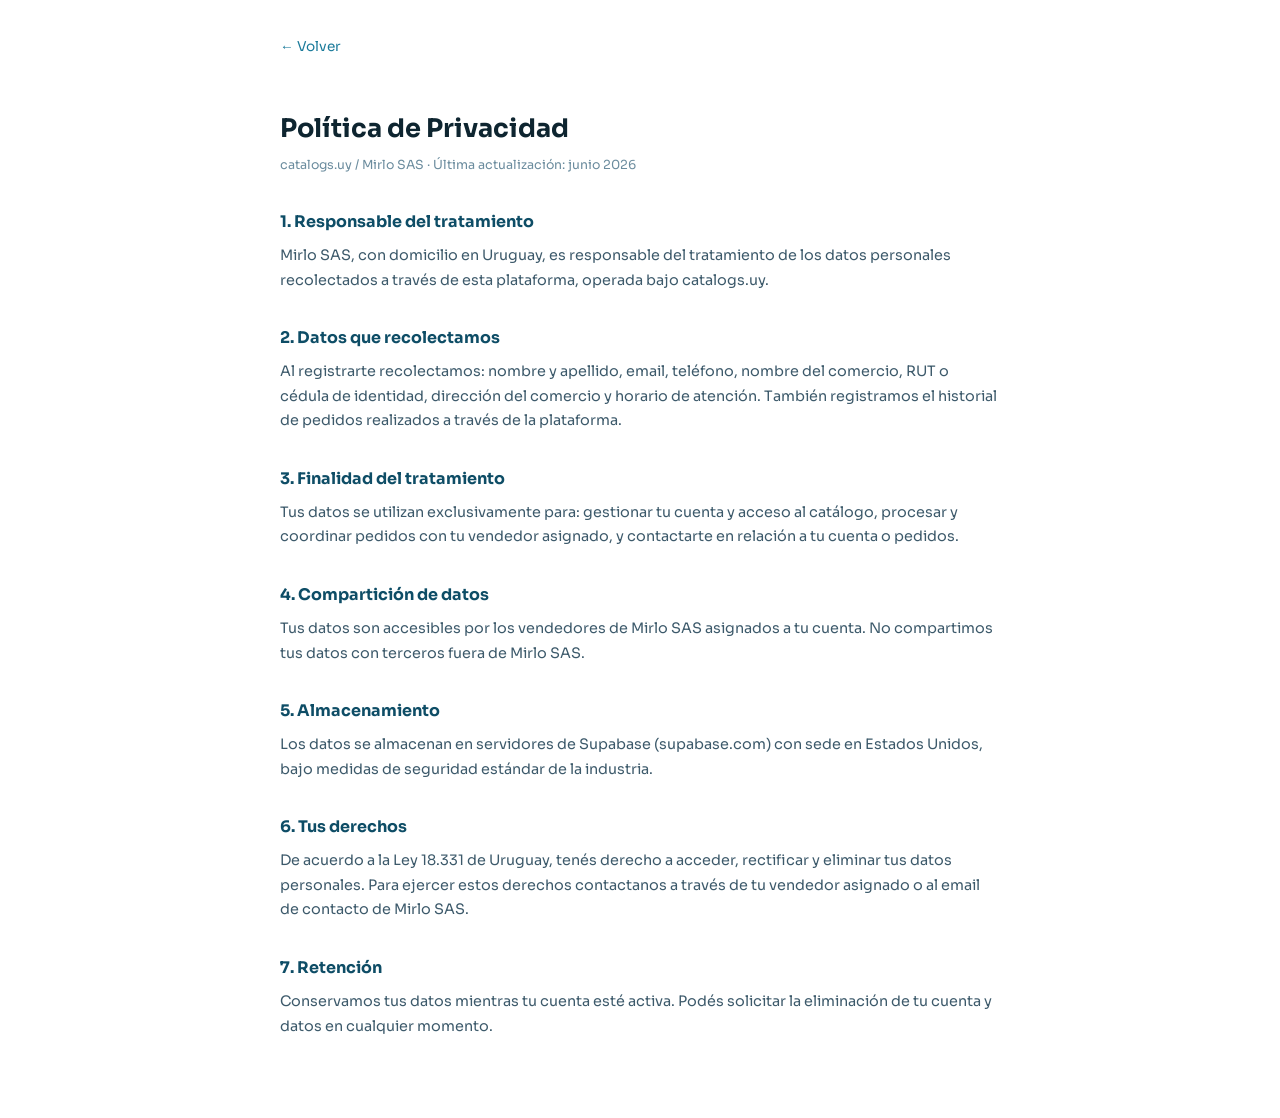
<file: politica-privacidad.html>
<!DOCTYPE html>
<html lang="es">
<head>
<meta charset="UTF-8">
<meta name="viewport" content="width=device-width, initial-scale=1.0">
<title>Política de Privacidad — catalogs.uy</title>
<link href="https://fonts.googleapis.com/css2?family=Sora:wght@300;400;500;600;700&display=swap" rel="stylesheet">
<style>
  body { font-family: 'Sora', sans-serif; max-width: 720px; margin: 0 auto; padding: 2rem 1.5rem 4rem; color: #0e2530; line-height: 1.7; }
  h1 { font-size: 1.6rem; font-weight: 700; margin-bottom: .25rem; }
  h2 { font-size: 1rem; font-weight: 700; margin-top: 2rem; margin-bottom: .5rem; color: #0e4d66; }
  p { margin: 0 0 1rem; font-size: .9rem; color: #3d5a6b; }
  .meta { font-size: .78rem; color: #6b8c9e; margin-bottom: 2rem; }
  .back { display: inline-block; margin-bottom: 2rem; font-size: .85rem; color: #1a7a9a; text-decoration: none; }
  .back:hover { text-decoration: underline; }
</style>
</head>
<body>
  <a class="back" href="javascript:history.back()">← Volver</a>
  <h1>Política de Privacidad</h1>
  <p class="meta">catalogs.uy / Mirlo SAS · Última actualización: junio 2026</p>

  <h2>1. Responsable del tratamiento</h2>
  <p>Mirlo SAS, con domicilio en Uruguay, es responsable del tratamiento de los datos personales recolectados a través de esta plataforma, operada bajo catalogs.uy.</p>

  <h2>2. Datos que recolectamos</h2>
  <p>Al registrarte recolectamos: nombre y apellido, email, teléfono, nombre del comercio, RUT o cédula de identidad, dirección del comercio y horario de atención. También registramos el historial de pedidos realizados a través de la plataforma.</p>

  <h2>3. Finalidad del tratamiento</h2>
  <p>Tus datos se utilizan exclusivamente para: gestionar tu cuenta y acceso al catálogo, procesar y coordinar pedidos con tu vendedor asignado, y contactarte en relación a tu cuenta o pedidos.</p>

  <h2>4. Compartición de datos</h2>
  <p>Tus datos son accesibles por los vendedores de Mirlo SAS asignados a tu cuenta. No compartimos tus datos con terceros fuera de Mirlo SAS.</p>

  <h2>5. Almacenamiento</h2>
  <p>Los datos se almacenan en servidores de Supabase (supabase.com) con sede en Estados Unidos, bajo medidas de seguridad estándar de la industria.</p>

  <h2>6. Tus derechos</h2>
  <p>De acuerdo a la Ley 18.331 de Uruguay, tenés derecho a acceder, rectificar y eliminar tus datos personales. Para ejercer estos derechos contactanos a través de tu vendedor asignado o al email de contacto de Mirlo SAS.</p>

  <h2>7. Retención</h2>
  <p>Conservamos tus datos mientras tu cuenta esté activa. Podés solicitar la eliminación de tu cuenta y datos en cualquier momento.</p>
</body>
</html>
</file>
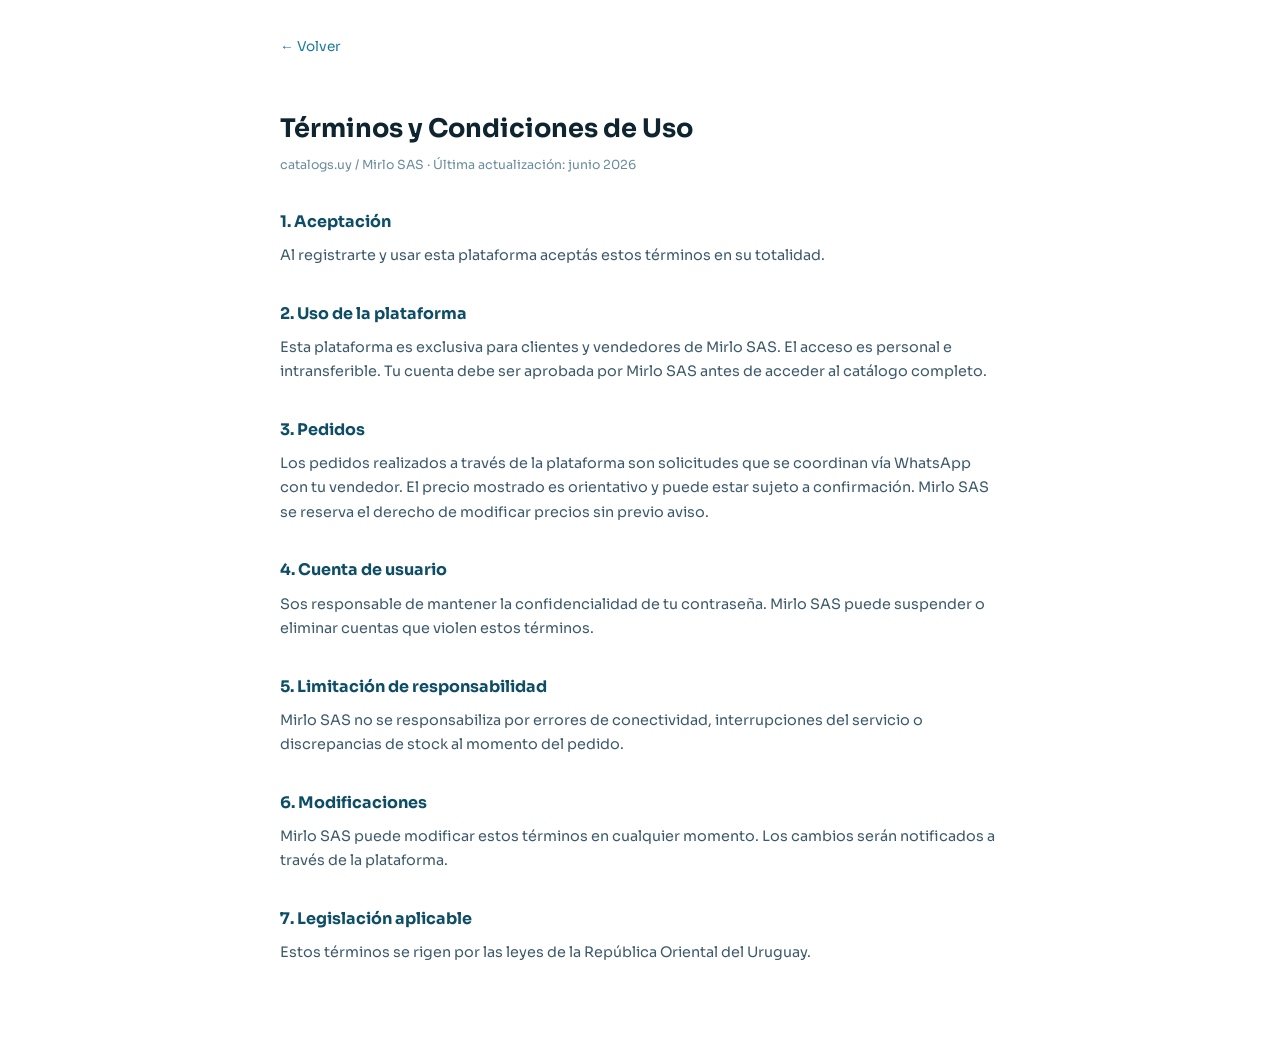
<file: terminos-condiciones.html>
<!DOCTYPE html>
<html lang="es">
<head>
<meta charset="UTF-8">
<meta name="viewport" content="width=device-width, initial-scale=1.0">
<title>Términos y Condiciones — catalogs.uy</title>
<link href="https://fonts.googleapis.com/css2?family=Sora:wght@300;400;500;600;700&display=swap" rel="stylesheet">
<style>
  body { font-family: 'Sora', sans-serif; max-width: 720px; margin: 0 auto; padding: 2rem 1.5rem 4rem; color: #0e2530; line-height: 1.7; }
  h1 { font-size: 1.6rem; font-weight: 700; margin-bottom: .25rem; }
  h2 { font-size: 1rem; font-weight: 700; margin-top: 2rem; margin-bottom: .5rem; color: #0e4d66; }
  p { margin: 0 0 1rem; font-size: .9rem; color: #3d5a6b; }
  .meta { font-size: .78rem; color: #6b8c9e; margin-bottom: 2rem; }
  .back { display: inline-block; margin-bottom: 2rem; font-size: .85rem; color: #1a7a9a; text-decoration: none; }
  .back:hover { text-decoration: underline; }
</style>
</head>
<body>
  <a class="back" href="javascript:history.back()">← Volver</a>
  <h1>Términos y Condiciones de Uso</h1>
  <p class="meta">catalogs.uy / Mirlo SAS · Última actualización: junio 2026</p>

  <h2>1. Aceptación</h2>
  <p>Al registrarte y usar esta plataforma aceptás estos términos en su totalidad.</p>

  <h2>2. Uso de la plataforma</h2>
  <p>Esta plataforma es exclusiva para clientes y vendedores de Mirlo SAS. El acceso es personal e intransferible. Tu cuenta debe ser aprobada por Mirlo SAS antes de acceder al catálogo completo.</p>

  <h2>3. Pedidos</h2>
  <p>Los pedidos realizados a través de la plataforma son solicitudes que se coordinan vía WhatsApp con tu vendedor. El precio mostrado es orientativo y puede estar sujeto a confirmación. Mirlo SAS se reserva el derecho de modificar precios sin previo aviso.</p>

  <h2>4. Cuenta de usuario</h2>
  <p>Sos responsable de mantener la confidencialidad de tu contraseña. Mirlo SAS puede suspender o eliminar cuentas que violen estos términos.</p>

  <h2>5. Limitación de responsabilidad</h2>
  <p>Mirlo SAS no se responsabiliza por errores de conectividad, interrupciones del servicio o discrepancias de stock al momento del pedido.</p>

  <h2>6. Modificaciones</h2>
  <p>Mirlo SAS puede modificar estos términos en cualquier momento. Los cambios serán notificados a través de la plataforma.</p>

  <h2>7. Legislación aplicable</h2>
  <p>Estos términos se rigen por las leyes de la República Oriental del Uruguay.</p>
</body>
</html>
</file>
